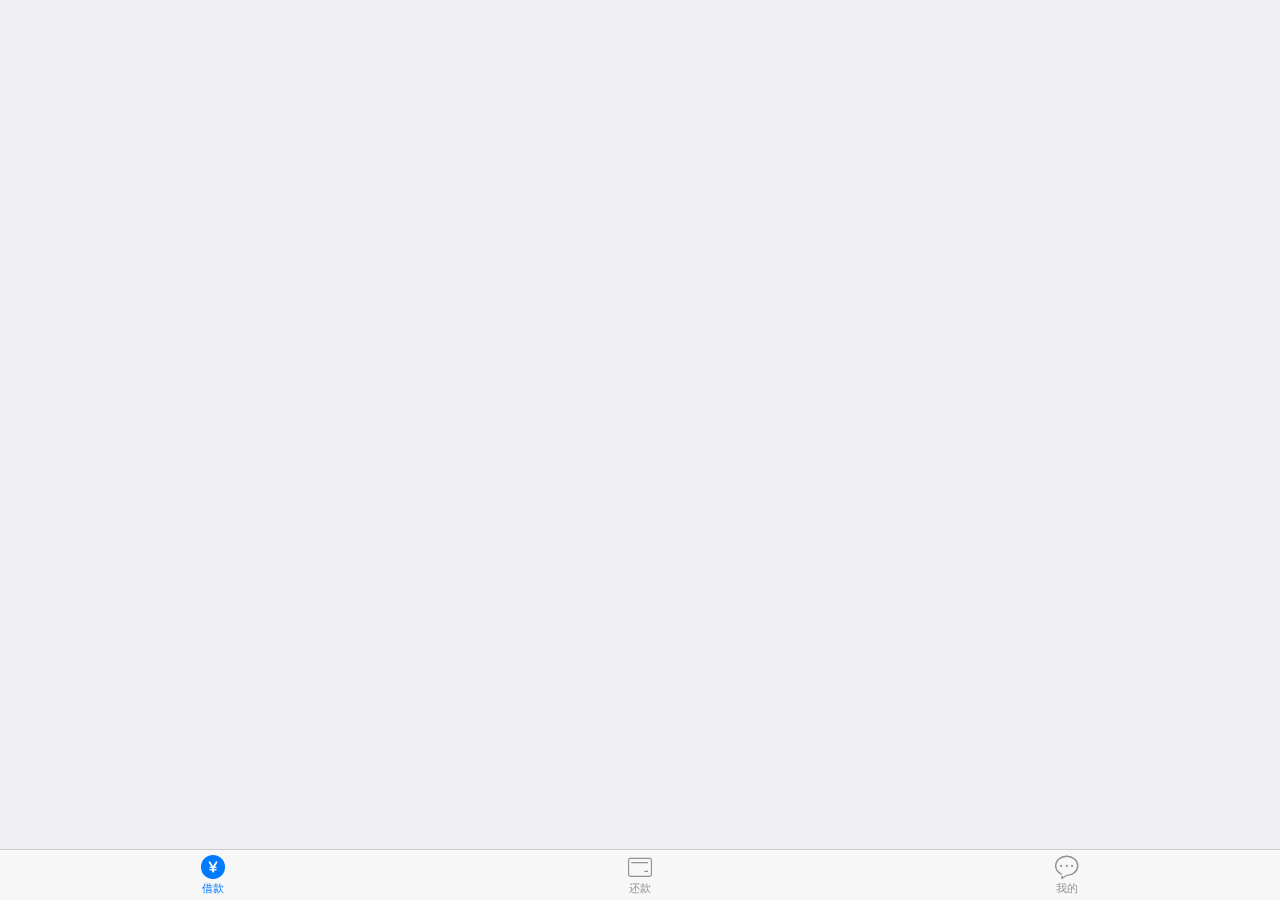
<file: index.html>
<!DOCTYPE html>
<html>
<head>
    <meta charset="utf-8">
    <meta name="viewport" content="width=device-width,initial-scale=1,minimum-scale=1,maximum-scale=1,user-scalable=no" />
    <title></title>
    <script src="js/mui.min.js"></script>
    <link href="css/mui.min.css" rel="stylesheet"/>
    <link rel="stylesheet" href="css/iconfont.css" />
    <script type="text/javascript" src="js/jquery-1.11.1.min.js" ></script>
    <script type="text/javascript" charset="utf-8">
      	mui.init();
    </script>
</head>
<body>
	<nav class="mui-bar mui-bar-tab">
	    <a class="mui-tab-item mui-active" href="html/shouye.html">
	        <span class="mui-icon iconfont icon-jiekuanjine"></span>
	        <span class="mui-tab-label shouye">借款</span>
	    </a>
	    <a class="mui-tab-item" href="html/huankuan.html">
	        <span class="mui-icon iconfont icon-huankuanfangshi"></span>
	        <span class="mui-tab-label huankuan" htmlName="html/huankuan.html">还款</span>
	    </a>
	    <a class="mui-tab-item" href="html/wode.html">
	        <span class="mui-icon iconfont icon-xiaoxi"></span>
	        <span class="mui-tab-label">我的</span>
	    </a>
	    
	</nav>
	<script type="text/javascript">
///======================================
//	底部选项卡开始
			var subpages = ['html/shouye.html', 'html/huankuan.html', 'html/wode.html'];
			var subpage_style = {
				top: '0px',
				bottom: '51px'
			};
			var aniShow = {};
			//创建子页面，首个选项卡页面显示，其它均隐藏；
			mui.plusReady(function() {
				var self = plus.webview.currentWebview();
				for(var i = 0; i < subpages.length; i++) {
					var temp = {};
					var sub = plus.webview.create(subpages[i], subpages[i], subpage_style);
					if(i > 0) {
						sub.hide();
					} else {
						temp[subpages[i]] = "true";
						mui.extend(aniShow, temp);
					}
					self.append(sub);
				}
			});
			//当前激活选项
			var activeTab = subpages[0];

			//选项卡点击事件
			mui('.mui-bar-tab').on('tap', 'a', function(e) {
				var targetTab = this.getAttribute('href');
				if(targetTab == activeTab) {
					return;
				}
				//显示目标选项卡
				//若为iOS平台或非首次显示，则直接显示
				if(mui.os.ios || aniShow[targetTab]) {
					plus.webview.show(targetTab);
				} else {
					//否则，使用fade-in动画，且保存变量
					var temp = {};
					temp[targetTab] = "true";
					mui.extend(aniShow, temp);
					plus.webview.show(targetTab, "fade-in", 300);
				}
				//隐藏当前;
				plus.webview.hide(activeTab);
				//更改当前活跃的选项卡
				activeTab = targetTab;
			});
			//自定义事件，模拟点击“首页选项卡”
			document.addEventListener('gohome', function() {
				var defaultTab = document.getElementById("defaultTab");
				//模拟首页点击
				mui.trigger(defaultTab, 'tap');
				//切换选项卡高亮
				var current = document.querySelector(".mui-bar-tab>.mui-tab-item.mui-active");
				if(defaultTab !== current) {
					current.classList.remove('mui-active');
					defaultTab.classList.add('mui-active');
				}
			});
	  
	  
//	  弹性窗口
		(function($){
      		$('.mui-scroll-wrapper').scroll({     			
			bounce:true,
			indicators:true,
	      		});
	      	})(mui);
	</script>
</body>
</html>
</file>
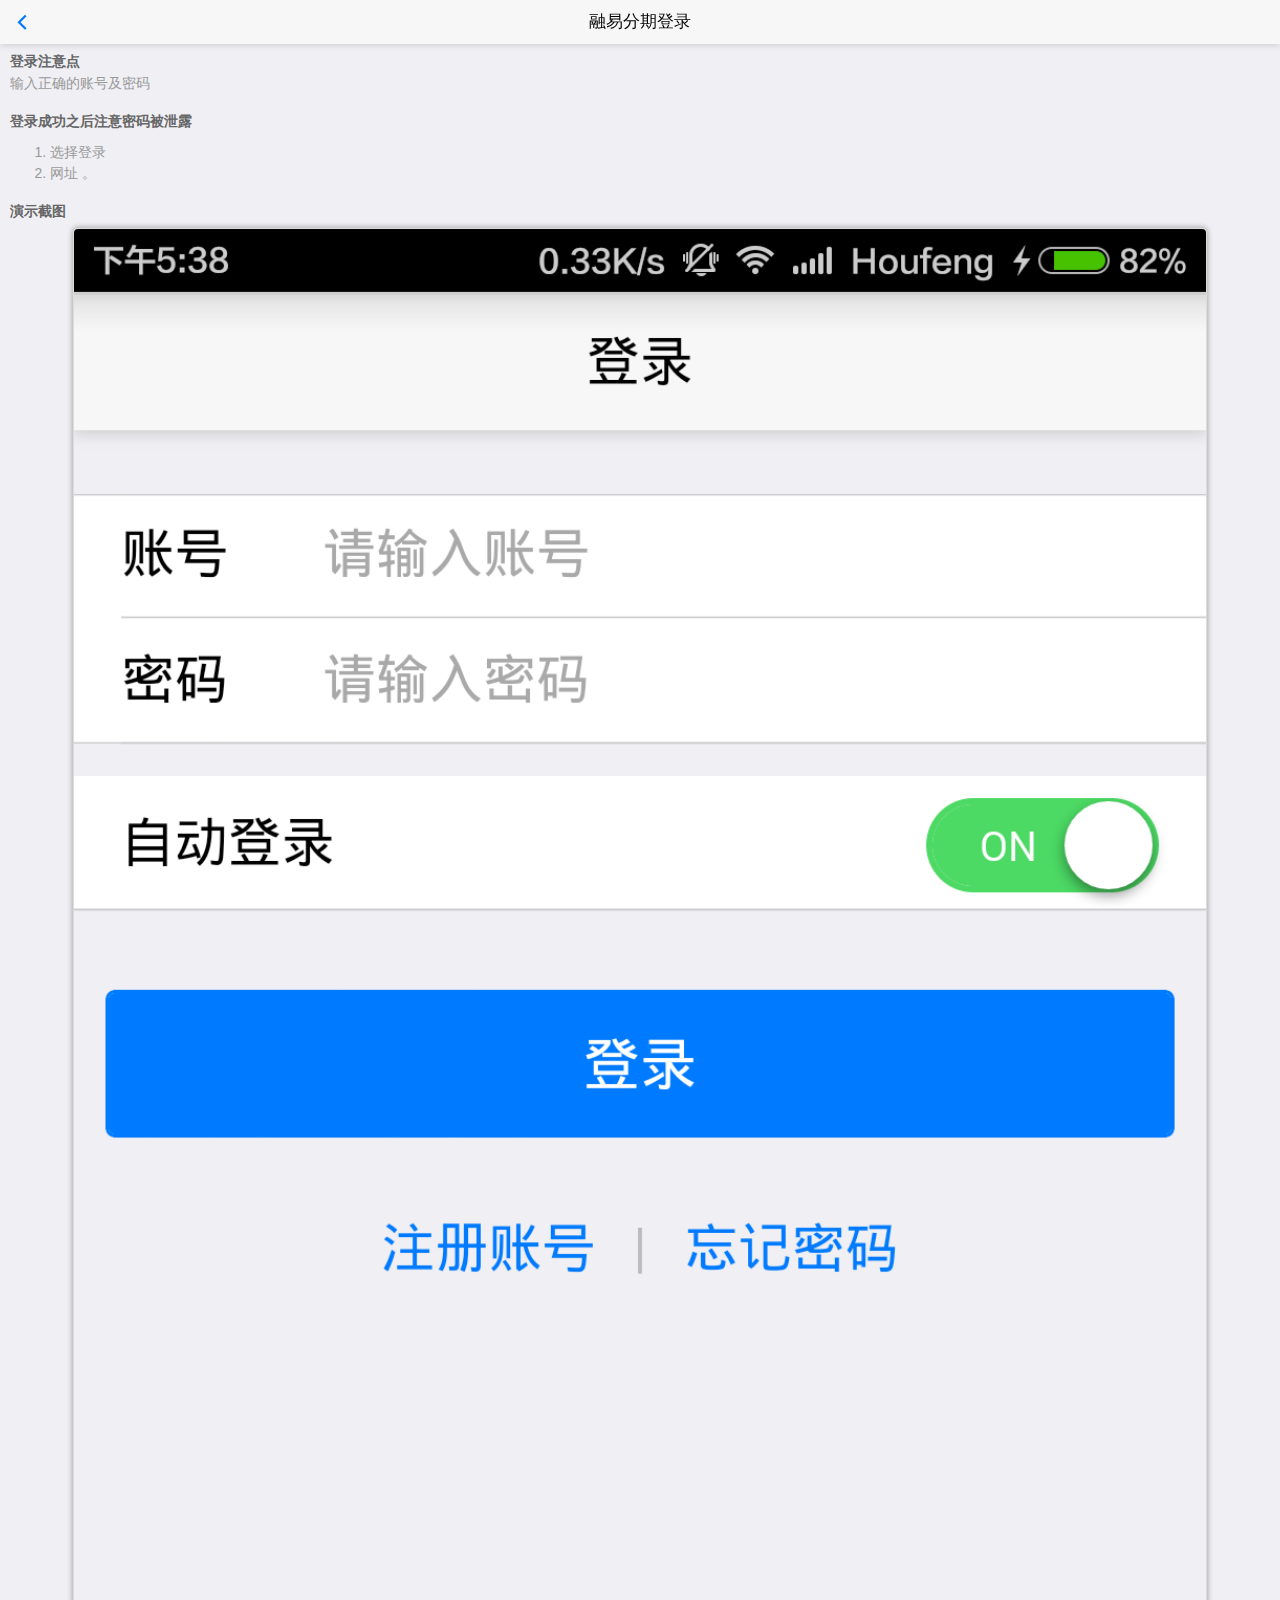
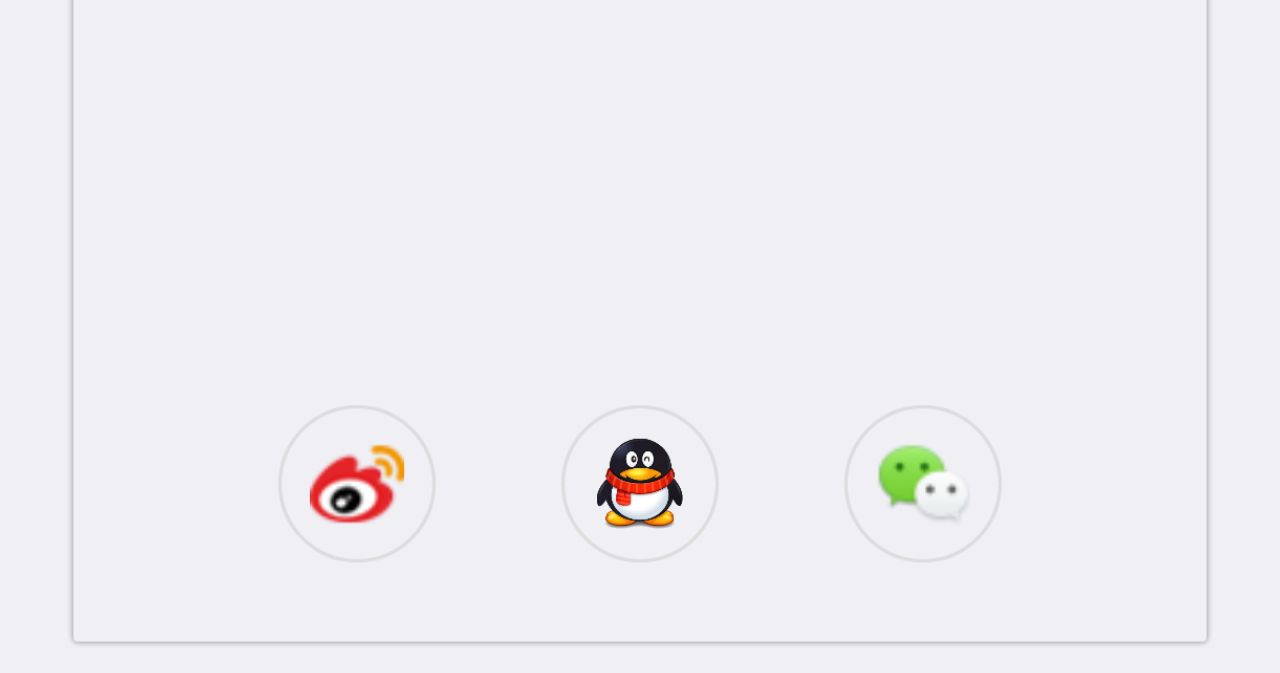
<file: html/denglu.html>
<!doctype html>
<html>

	<head>
		<meta charset="UTF-8">
		<title></title>
		<meta name="viewport" content="width=device-width,initial-scale=1,minimum-scale=1,maximum-scale=1,user-scalable=no" />
		<link href="../css/mui.min.css" rel="stylesheet" />
		<style>
			h5,
			p,
			ol,
			li {
				color: #666;
				font-size: 14px;
			}
			h5 {
				font-weight: bold;
			}
			p,
			ol {
				padding: 5px auto;
				margin-bottom: 20px;
			}
			p,
			li {
				color: #999;
			}
			img {
				width: 90%;
				border: solid 1px #ddd;
				border-radius: 5px;
				box-shadow: 0px 0px 5px 1px #aaa;
				margin: 5px auto;
			}
			
			.mui-plus header.mui-bar{
				display: none;
			}
			.mui-plus .mui-bar-nav~.mui-content{
				padding: 0;
			}
			
			/*hm开头的表示仅为 Hello MUI示例定义*/
			.hm-description{
				margin: .5em 0;
			}
			
			.hm-description>li {
				font-size: 14px;
				color: #8f8f94;
			}

		</style>
	</head>

	<body>
		<header class="mui-bar mui-bar-nav">
			<a class="mui-action-back mui-icon mui-icon-left-nav mui-pull-left"></a>
			<h1 class="mui-title">融易分期登录</h1>
		</header>
		<div class="mui-content">
			<div class="mui-content-padded">
				<h5>登录注意点</h5>
				<p>
					输入正确的账号及密码
				</p>
				<h5>登录成功之后注意密码被泄露</h5>
				<ol>
					<li>选择登录</li>
					<li>网址 <a _src='https://github.com/dcloudio/mui/tree/master/examples/login'></a> 。
					</li>
				</ol>
				<h5>演示截图</h5>
				<p style="text-align: center;">
					<img src="../img/login-1.png" />
				</p>
			</div>
		</div>
		
		<script src="../js/mui.min.js"></script>
		<script type="text/javascript" charset="utf-8">
			(function(mui, window, document, undefined) {
				mui.init();
				var qsa = function() {
					return [].slice.call(document.querySelectorAll.apply(document, arguments));
				};
				qsa("[_src]").forEach(function(item) {
					item.addEventListener('tap', function() {
						var url = this.getAttribute('_src');
						if (url) {
							plus.runtime.openURL(url);
						};
					}, false);
				});
			})(mui, window, document, undefined);
		</script>
		<script type="text/javascript">
			mui.init()
		</script>
	</body>

</html>
</file>
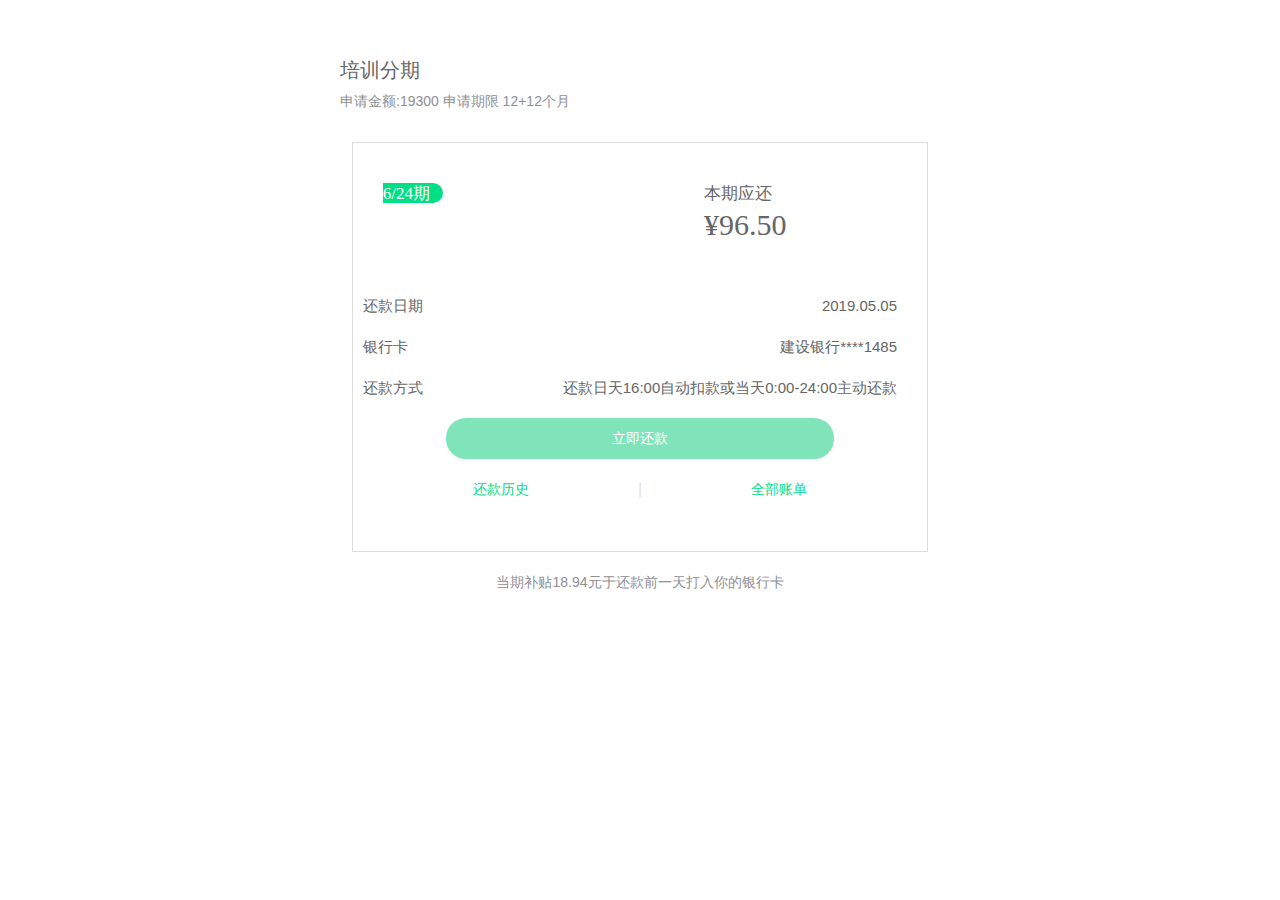
<file: html/huankuan.html>
<!doctype html>
<html>

	<head>
		<meta charset="UTF-8">
		<title></title>
		<meta name="viewport" content="width=device-width,initial-scale=1,minimum-scale=1,maximum-scale=1,user-scalable=no" />
		<link href="../css/mui.min.css" rel="stylesheet" />
		<link rel="stylesheet" href="../css/box.css" />
		<link rel="stylesheet" href="../css/iconfont.css" />
		<link rel="stylesheet" href="../css/huankuan.css" />
	</head>
	<style>
		
	</style>
	<body>
		<div class="mui-content box" style="background: #ffffff;">
			<div class="peixun">
				<p>培训分期</p>
				<p>申请金额:19300 申请期限 12+12个月</p>
			</div>
			<div class="main">
				<div class="main_top">
					<ul>
						<li>6/24期</li>
						<li>
							<ul>
								<li>本期应还</li>
								<li>¥96.50</li>
							</ul>
						</li>
					</ul>
				</div>
				<div class="main_center">
					<ul>
						<li class="main_center_main">
							<ul>
								<li>还款日期</li>
								<li>2019.05.05</li>
							</ul>
						</li>
						<li class="main_center_main">
							<ul>
								<li>银行卡</li>
								<li>建设银行****1485</li>
							</ul>
						</li>
						<li class="main_center_main">
							<ul>
								<li>还款方式</li>
								<li>还款日天16:00自动扣款或当天0:00-24:00主动还款</li>
							</ul>
						</li>
					</ul>
				</div>
				<div class="main_button">
					<p>立即还款</p>
					<ul>
						<li>还款历史</li>
						<li>|</li>
						<li id="totalcount">全部账单</li>
					</ul>
				</div>
			</div>
			<p class="button">当期补贴18.94元于还款前一天打入你的银行卡</p>
		
		</div>
		<script src="../js/mui.min.js"></script>
		<script type="text/javascript" src="../js/jquery-1.11.1.min.js" ></script>
		<!--<script type="text/javascript" src="../js/peixunfenqi.js" ></script>-->
		<script type="text/javascript">
			var totalcount = document.getElementById("totalcount");
			totalcount.addEventListener("tap",function(){
				mui.openWindow({
					url:"kuankuanzi/totalcount.html",
				})
			})
//			上移固定
				var guding =document.getElementById("guding");
				mui('guding').scroll({
					scrollY: true, //是否竖向滚动
					scrollX: false, //是否横向滚动
					startX: 0, //初始化时滚动至x
					startY: 60, //初始化时滚动至y
					indicators: true, //是否显示滚动条
					deceleration: 0.0006, //阻尼系数,系数越小滑动越灵敏
					bounce: true //是否启用回弹
				});
		</script>
	</body>

</html>
</file>
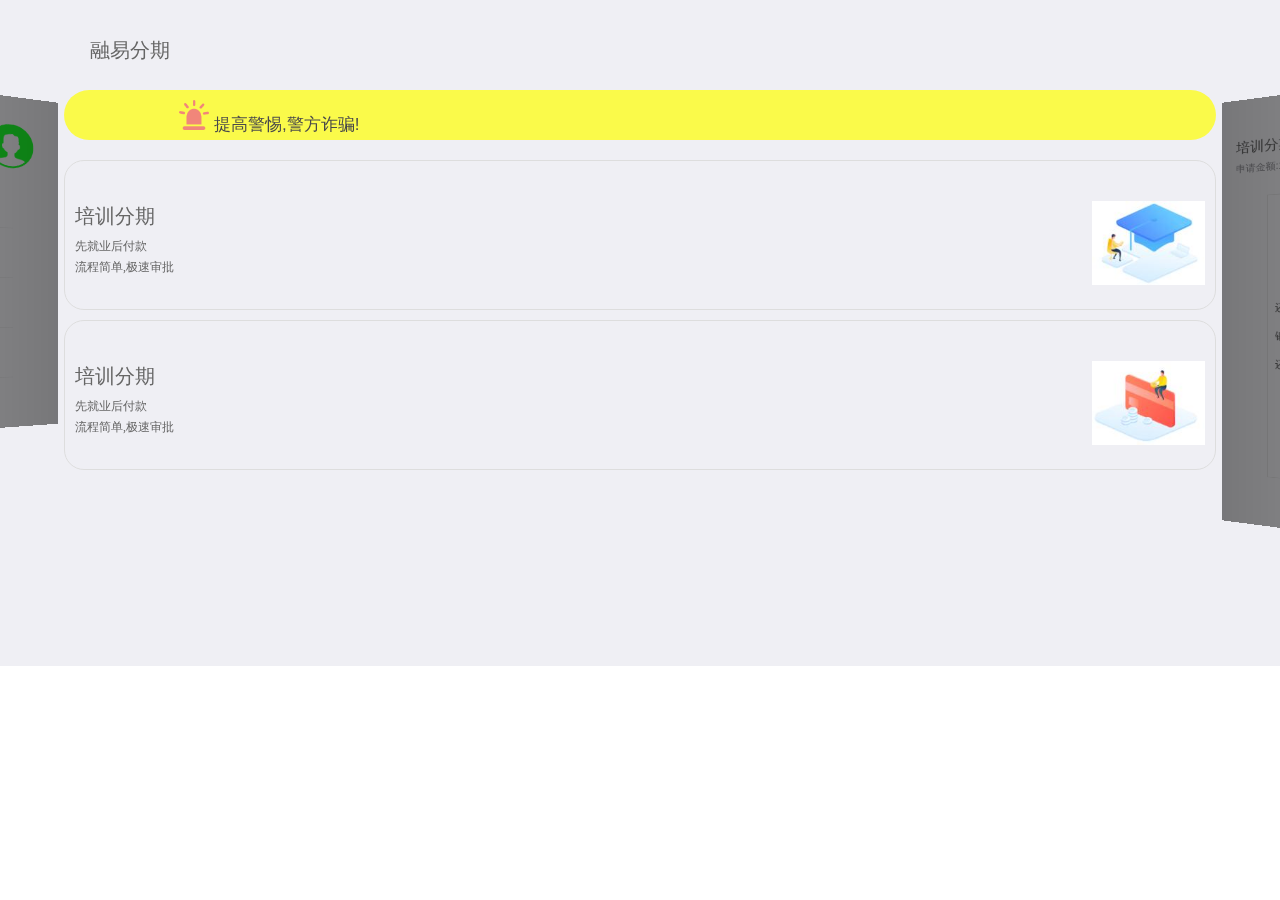
<file: html/shouye.html>
<!doctype html>
<html>

	<head>
		<meta charset="UTF-8">
		<title></title>
		<meta name="viewport" content="width=device-width,initial-scale=1,minimum-scale=1,maximum-scale=1,user-scalable=no" />
		<link href="../css/mui.min.css" rel="stylesheet" />
		<link rel="stylesheet" href="../css/iconfont.css" />
		<link rel="stylesheet" href="../css/box.css" />
		<link rel="stylesheet" href="../css/shouye.css" />
		<link rel="stylesheet" href="../css/swiper.min.css" />
		<link rel="stylesheet" href="../css/wode.css" />
		<link rel="stylesheet" href="../css/huankuan.css" />
	</head>

	<body>
		<div class="mui-content" style=" height: 666px;">
		    <div class="swiper-container">
		      <div class="swiper-wrapper">
		          <div class="swiper-slide">
		          	<!--融易分期-->
						<div class="easyfQ">
							<p>融易分期</p>
						</div>
						<!--提高警惕-->
						<div class="tigao">
							<img src="../img/iocn.png" style="width: 30px; margin-left: 10%; margin-top: 10px;"/>
							<span>提高警惕,警方诈骗!</span>
						</div>
						<!--分期-->
						<div class="fenqi">
							<ul>
								<li class="fenqi_word">
									<div>
										<dl>
											<dt id="peixunfq">培训分期</dt>
											<dd>先就业后付款</dd>
											<dd>流程简单,极速审批</dd>
										</dl>
									</div>
									<div>
										<p><img src="../img/zhou.jpg"></p>
									</div>
								</li>
								<li class="fenqi_word">
									<div>
										<dl>
											<dt>培训分期</dt>
											<dd>先就业后付款</dd>
											<dd>流程简单,极速审批</dd>
										</dl>
									</div>
									<div>
										<p><img src="../img/ka.jpg"></p>
									</div>
								</li>
							</ul>
						</div>
		          </div>
		          <div class="swiper-slide">
			          	<div class="peixun">
							<p id="guding">培训分期</p>
							<p>申请金额:19300 申请期限 12+12个月</p>
						</div>
						<div class="main">
							<div class="main_top">
								<ul>
									<li>6/24期</li>
									<li>
										<ul>
											<li>本期应还</li>
											<li>¥96.50</li>
										</ul>
									</li>
								</ul>
							</div>
							<div class="main_center">
								<ul>
									<li class="main_center_main">
										<ul>
											<li>还款日期</li>
											<li>2019.05.05</li>
										</ul>
									</li>
									<li class="main_center_main">
										<ul>
											<li>银行卡</li>
											<li>建设银行****1485</li>
										</ul>
									</li>
									<li class="main_center_main">
										<ul>
											<li>还款方式</li>
											<li>还款日天16:00自动扣款或当天0:00-24:00主动还款</li>
										</ul>
									</li>
								</ul>
							</div>
							<div class="main_button">
								<p>立即还款</p>
								<ul>
									<li>还款历史</li>
									<li>|</li>
									<li id="totalcount">全部账单</li>
								</ul>
							</div>
						</div>
						<p class="button">当期补贴18.94元于还款前一天打入你的银行卡</p>
				  </div>
		          <div class="swiper-slide">
		          	<ul class="wodeTop">
				    	<li>
				    		<ul>
				    			<li>您好</li>
				    			<li>147****2516</li>
				    		</ul>
				    	</li>
				    	<li><img src="../img/penper.png"></li>
				    </ul>
				    <div class="wodeMain">
				    	<ul>
				    		<li class="wodeMain_li">
				    			<ul>
				    				<li>实名认证<span class="yirenz">已认证</span></li>
				    				<li><span class="iconfont icon-shimingrenzheng"></span></li>
				    			</ul>
				    		</li>
				    		<li style="width: 90%; margin: 0 auto; height: 1px; background: #DDDDDD; opacity: 0.5;"></li>
				    		<li class="wodeMain_li">
				    			<ul>
				    				<li>我的订单</li>
				    				<li><span class="iconfont icon-wodedingdan"></span></li>
				    			</ul>
				    		</li>
				    		<li style="width: 90%; margin: 0 auto; height: 1px; background: #DDDDDD; opacity: 0.5;"></li>
				    		<li class="wodeMain_li">
				    			<ul>
				    				<li>我的银行卡</li>
				    				<li><span class="iconfont icon-yinhangqia"></span></li>
				    			</ul>
				    		</li>
				    		<li style="width: 90%; margin: 0 auto; height: 1px; background: #DDDDDD; opacity: 0.5;"></li>
				    		<li class="wodeMain_li">
				    			<ul>
				    				<li id="help">帮助与客服</li>
				    				<li><span class="iconfont icon-xiaoxi"></span></li>
				    			</ul>
				    		</li>
				    		<li style="width: 90%; margin: 0 auto; height: 1px; background: #DDDDDD; opacity: 0.5;"></li>
				    		<li class="wodeMain_li">
				    			<ul>
				    				<li>设置</li>
				    				<li><span class="iconfont icon-shezhi"></span></li>
				    			</ul>
				    		</li>
				    		<li style="width: 90%; margin: 0 auto; height: 1px; background: #DDDDDD; opacity: 0.5;"></li>
				    	</ul>
				    </div>
				 </div>
			  </div>
  			</div>
		</div>
		<!--js部分-->
		<script src="../js/mui.min.js"></script>
		<script type="text/javascript" src="../js/swiper.min.js" ></script>
		<script type="text/javascript" src="../js/peixunfenqi.js" ></script>
		<script type="text/javascript">
//			弹性窗口
//		(function($){
//    		$('.mui-scroll-wrapper').scroll({     			
//			bounce:true,
//			indicators:true,
//	      		});
//	      	})(mui);
//		点击我的页帮助与客服
			var help = document.getElementById("help");
			help.addEventListener("tap",function(){
				mui.openWindow({
					url:"wodezi/helpyukefu.html",
				})
			})
//			循环
			 var swiper = new Swiper('.swiper-container', {
	       loop: true,
	      	effect:"coverflow"
	   });
//	      	刷新
			mui.init({
				pullRefresh:{
				container:"#refreshContainer",
				down:{
					contentdown:"下拉可以刷新",
					contentover:"释放可以刷新",
					contentrefresh:"正在刷新",
			     	contentrefresh: '刷新成功',
			      	callback :pulldownRefresh 
					},
				}
			})
				function pulldownRefresh() {
       			 setTimeout(function () {
	            mui('#refreshContainer').pullRefresh().endPulldownToRefresh(); //refresh completed
			        }, 1500);
			    }
									
		</script>
		
	</body>

</html>
</file>
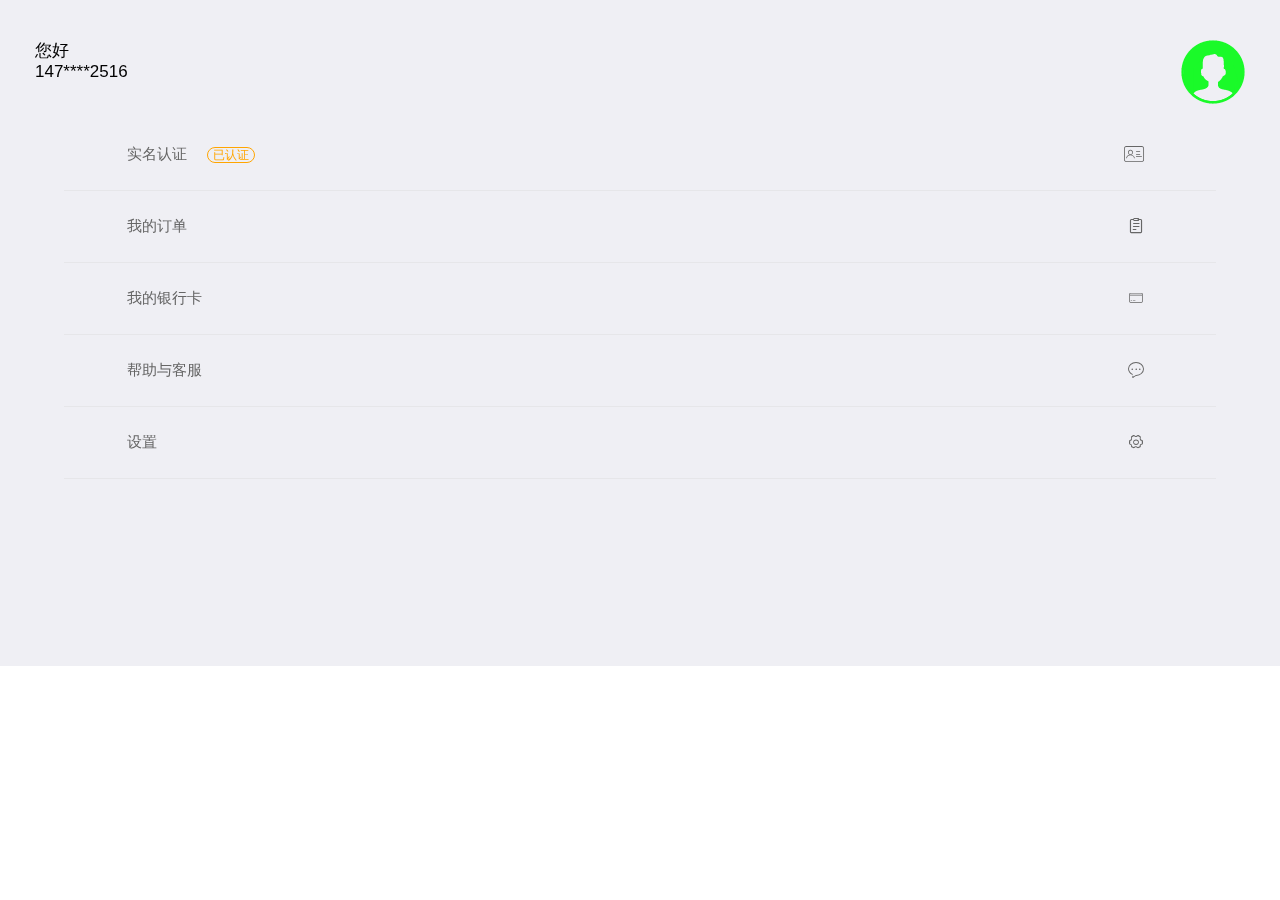
<file: html/wode.html>
<!doctype html>
<html>

	<head>
		<meta charset="UTF-8">
		<title></title>
		<meta name="viewport" content="width=device-width,initial-scale=1,minimum-scale=1,maximum-scale=1,user-scalable=no" />
		<link href="../css/mui.min.css" rel="stylesheet" />
		<link rel="stylesheet" href="../css/box.css" />
		<link rel="stylesheet" href="../css/iconfont.css" />
		<link rel="stylesheet" href="../css/wode.css" />
		<link rel="stylesheet" href="../css/swiper.min.css" />
		<link rel="stylesheet" href="../css/huankuan.css" />
		<link rel="stylesheet" href="../css/shouye.css" />
	</head>
	
	<body>
		<div class="mui-content" style=" height: 100%;">
		    <div class="swiper-container" style="height: 666px;">
		      <div class="swiper-wrapper">
		      	<div class="swiper-slide">
			          	<ul class="wodeTop">
					    	<li>
					    		<ul>
					    			<li>您好</li>
					    			<li>147****2516</li>
					    		</ul>
					    	</li>
					    	<li><img src="../img/penper.png"></li>
					    </ul>
					    <div class="wodeMain">
					    	<ul>
					    		<li class="wodeMain_li">
					    			<ul>
					    				<li>实名认证<span class="yirenz">已认证</span></li>
					    				<li><span class="iconfont icon-shimingrenzheng"></span></li>
					    			</ul>
					    		</li>
					    		<li style="width: 90%; margin: 0 auto; height: 1px; background: #DDDDDD; opacity: 0.5;"></li>
					    		<li class="wodeMain_li">
					    			<ul>
					    				<li>我的订单</li>
					    				<li><span class="iconfont icon-wodedingdan"></span></li>
					    			</ul>
					    		</li>
					    		<li style="width: 90%; margin: 0 auto; height: 1px; background: #DDDDDD; opacity: 0.5;"></li>
					    		<li class="wodeMain_li">
					    			<ul>
					    				<li>我的银行卡</li>
					    				<li><span class="iconfont icon-yinhangqia"></span></li>
					    			</ul>
					    		</li>
					    		<li style="width: 90%; margin: 0 auto; height: 1px; background: #DDDDDD; opacity: 0.5;"></li>
					    		<li class="wodeMain_li">
					    			<ul>
					    				<li id="help">帮助与客服</li>
					    				<li><span class="iconfont icon-xiaoxi"></span></li>
					    			</ul>
					    		</li>
					    		<li style="width: 90%; margin: 0 auto; height: 1px; background: #DDDDDD; opacity: 0.5;"></li>
					    		<li class="wodeMain_li">
					    			<ul>
					    				<li>设置</li>
					    				<li><span class="iconfont icon-shezhi"></span></li>
					    			</ul>
					    		</li>
					    		<li style="width: 90%; margin: 0 auto; height: 1px; background: #DDDDDD; opacity: 0.5;"></li>
					    	</ul>
				   		 </div>
					</div>
		          <div class="swiper-slide">
		          	<!--融易分期-->
						<div class="easyfQ">
							<p>融易分期</p>
						</div>
						<!--提高警惕-->
						<div class="tigao">
							<img src="../img/iocn.png" style="width: 30px; margin-left: 10%; margin-top: 10px;"/>
							<span>提高警惕,警方诈骗!</span>
						</div>
						<!--分期-->
						<div class="fenqi">
							<ul>
								<li class="fenqi_word">
									<div>
										<dl>
											<dt id="peixunfq">培训分期</dt>
											<dd>先就业后付款</dd>
											<dd>流程简单,极速审批</dd>
										</dl>
									</div>
									<div>
										<p><img src="../img/zhou.jpg"></p>
									</div>
								</li>
								<li class="fenqi_word">
									<div>
										<dl>
											<dt>培训分期</dt>
											<dd>先就业后付款</dd>
											<dd>流程简单,极速审批</dd>
										</dl>
									</div>
									<div>
										<p><img src="../img/ka.jpg"></p>
									</div>
								</li>
							</ul>
						</div>
		          </div>
		          <div class="swiper-slide">
			          	<div class="peixun">
							<p id="guding">培训分期</p>
							<p>申请金额:19300 申请期限 12+12个月</p>
						</div>
						<div class="main">
							<div class="main_top">
								<ul>
									<li>6/24期</li>
									<li>
										<ul>
											<li>本期应还</li>
											<li>¥96.50</li>
										</ul>
									</li>
								</ul>
							</div>
							<div class="main_center">
								<ul>
									<li class="main_center_main">
										<ul>
											<li>还款日期</li>
											<li>2019.05.05</li>
										</ul>
									</li>
									<li class="main_center_main">
										<ul>
											<li>银行卡</li>
											<li>建设银行****1485</li>
										</ul>
									</li>
									<li class="main_center_main">
										<ul>
											<li>还款方式</li>
											<li>还款日天16:00自动扣款或当天0:00-24:00主动还款</li>
										</ul>
									</li>
								</ul>
							</div>
							<div class="main_button">
								<p>立即还款</p>
								<ul>
									<li>还款历史</li>
									<li>|</li>
									<li id="totalcount">全部账单</li>
								</ul>
							</div>
						</div>
						<p class="button">当期补贴18.94元于还款前一天打入你的银行卡</p>
				  </div>
			  </div>
  			</div>
		</div>
		<script src="../js/mui.min.js"></script>
		<script type="text/javascript" src="../js/swiper.min.js" ></script>
		<script type="text/javascript" src="../js/peixunfenqi.js" ></script>
		<script type="text/javascript">
//			滑动
				var swiper = new Swiper('.swiper-container', {
		    	 direction: 'vertical',
		      	 loop: true,
		      	effect:"coverflow"
		    });
//			点击我的页帮助与客服跳转
			var help = document.getElementById("help");
			help.addEventListener("tap",function(){
				mui.openWindow({
					url:"wodezi/helpyukefu.html",
				})
			})
//			全部账单
			var totalcount = document.getElementById("totalcount");
			totalcount.addEventListener("tap",function(){
				mui.openWindow({
					url:"kuankuanzi/totalcount.html",
				})
			})
		</script>
	</body>

</html>
</file>
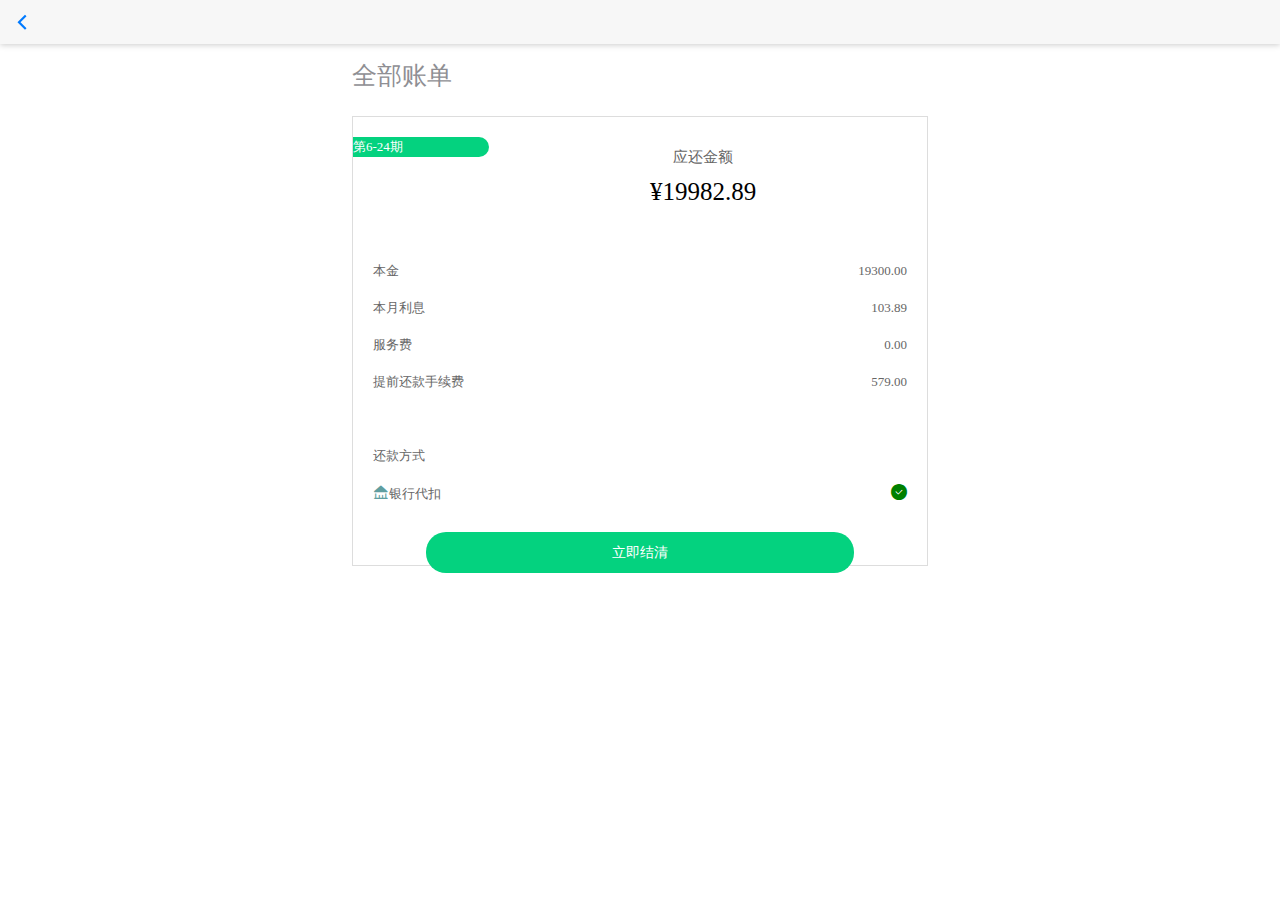
<file: html/kuankuanzi/tiqianjq.html>
<!doctype html>
<html>

	<head>
		<meta charset="UTF-8">
		<title></title>
		<meta name="viewport" content="width=device-width,initial-scale=1,minimum-scale=1,maximum-scale=1,user-scalable=no" />
		<link href="../../css/mui.min.css" rel="stylesheet" />
		<link rel="stylesheet" href="../../css/box.css" />
		<link rel="stylesheet" href="../../css/iconfont.css" />
		<link rel="stylesheet" href="../../css/tiqianjq.css" /> />
	</head>

	<body>
		<header class="mui-bar mui-bar-nav">
		    <a class="mui-action-back mui-icon mui-icon-left-nav mui-pull-left"></a>
		    <h1 class="mui-title"></h1>
		</header>
		<div class="mui-content box" style="background: #FFFFFF;">
		    <p class="count">全部账单</p>
		    <div class="main">
		    	<ul class="main_top">
		    		<li>第6-24期</li>
		    		<li><p>应还金额</p><p>¥19982.89</p></li>
		    	</ul>
		    	<ul class="main_benjin">
		    		<li class="main_topLi first">
		    			<ul>
		    				<li>本金</li>
		    				<li>19300.00</li>
		    			</ul>
		    		</li>
		    		<li class="main_topLi">
		    			<ul>
		    				<li>本月利息</li>
		    				<li>103.89</li>
		    			</ul>
		    		</li>
		    		<li class="main_topLi">
		    			<ul>
		    				<li>服务费</li>
		    				<li>0.00</li>
		    			</ul>
		    		</li>
		    		<li class="main_topLi">
		    			<ul>
		    				<li>提前还款手续费</li>
		    				<li>579.00</li>
		    			</ul>
		    		</li>
		    		<li class="main_topLi">
		    			<ul class="baise">
		    				<li>111</li>
		    				<li>11</li>
		    			</ul>
		    		</li>
		    		<li class="main_topLi">
		    			<ul>
		    				<li>还款方式</li>
		    				<li></li>
		    			</ul>
		    		</li>
		    		<li class="main_topLi">
		    			<ul>
		    				<li><span class="iconfont icon-yinhang" style="color: cadetblue;"></span>银行代扣</li>
		    				<li><span class="iconfont icon-gou" style="color: green"></span></li>
		    			</ul>
		    		</li>
		    	</ul>
		    	<p class="button">立即结清</p>
		    </div>
		</div>
		<script src="../../js/mui.min.js"></script>
		<script type="text/javascript">
			mui.init()
		</script>
	</body>

</html>
</file>
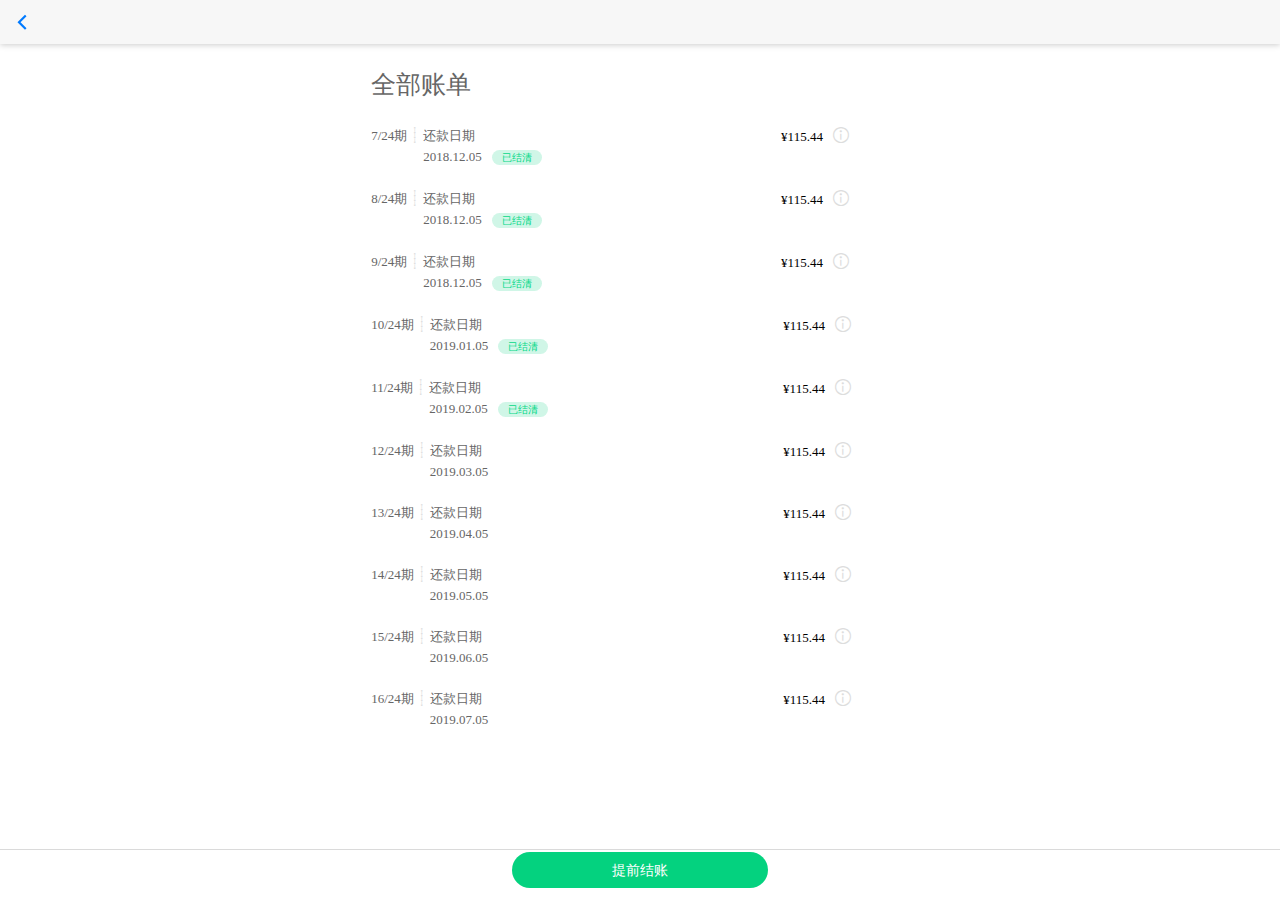
<file: html/kuankuanzi/totalcount.html>
<!doctype html>
<html>

	<head>
		<meta charset="UTF-8">
		<title></title>
		<meta name="viewport" content="width=device-width,initial-scale=1,minimum-scale=1,maximum-scale=1,user-scalable=no" />
		<link href="../../css/mui.min.css" rel="stylesheet" />
		<link rel="stylesheet" href="../../css/box.css" />
		<link rel="stylesheet" href="../../css/iconfont.css" />
		<link rel="stylesheet" href="../../css/totalcount.css" />
	</head>

	<body>
		<header class="mui-bar mui-bar-nav">
		    <a class="mui-action-back mui-icon mui-icon-left-nav mui-pull-left"></a>
		    <h1 class="mui-title"></h1>
		</header>
		<div class="mui-content box" style="background: #FFFFFF;">
			<p class="count">全部账单</p>
			<div class="main">
				<ul>
					<li class="mainLi">
						<ul>
							<li>7/24期</li>
							<li><span class="iconfont icon-jindutiao- teshu"></span></li>
							<li>还款日期<br>2018.12.05<span class="already">已结清</span></li>
							<li>¥115.44<span class="iconfont icon-gantanhao jianju"></span></li>
						</ul>
					</li>
					<li class="mainLi">
						<ul>
							<li>8/24期</li>
							<li><span class="iconfont icon-jindutiao- teshu"></span></li>
							<li>还款日期<br>2018.12.05<span class="already">已结清</span></li>
							<li>¥115.44<span class="iconfont icon-gantanhao jianju"></span></li>
						</ul>
					</li>
					<li class="mainLi">
						<ul>
							<li>9/24期</li>
							<li><span class="iconfont icon-jindutiao- teshu"></span></li>
							<li>还款日期<br>2018.12.05<span class="already">已结清</span></li>
							<li>¥115.44<span class="iconfont icon-gantanhao jianju"></span></li>
						</ul>
					</li>
					<li class="mainLi">
						<ul>
							<li>10/24期</li>
							<li><span class="iconfont icon-jindutiao- teshu"></span></li>
							<li>还款日期<br>2019.01.05<span class="already">已结清</span></li>
							<li>¥115.44<span class="iconfont icon-gantanhao jianju"></span></li>
						</ul>
					</li>
					<li class="mainLi">
						<ul>
							<li>11/24期</li>
							<li><span class="iconfont icon-jindutiao- teshu"></span></li>
							<li>还款日期<br>2019.02.05<span class="already">已结清</span></li>
							<li>¥115.44<span class="iconfont icon-gantanhao jianju"></span></li>
						</ul>
					</li>
					<li class="mainLi">
						<ul>
							<li>12/24期</li>
							<li><span class="iconfont icon-jindutiao- teshu"></span></li>
							<li>还款日期<br>2019.03.05</li>
							<li>¥115.44<span class="iconfont icon-gantanhao jianju"></span></li>
						</ul>
					</li>
					<li class="mainLi">
						<ul>
							<li>13/24期</li>
							<li><span class="iconfont icon-jindutiao- teshu"></span></li>
							<li>还款日期<br>2019.04.05</li>
							<li>¥115.44<span class="iconfont icon-gantanhao jianju"></span></li>
						</ul>
					</li>
					<li class="mainLi">
						<ul>
							<li>14/24期</li>
							<li><span class="iconfont icon-jindutiao- teshu"></span></li>
							<li>还款日期<br>2019.05.05</li>
							<li>¥115.44<span class="iconfont icon-gantanhao jianju"></span></li>
						</ul>
					</li>
					<li class="mainLi">
						<ul>
							<li>15/24期</li>
							<li><span class="iconfont icon-jindutiao- teshu"></span></li>
							<li>还款日期<br>2019.06.05</li>
							<li>¥115.44<span class="iconfont icon-gantanhao jianju"></span></li>
						</ul>
					</li>
					<li class="mainLi">
						<ul>
							<li>16/24期</li>
							<li><span class="iconfont icon-jindutiao- teshu"></span></li>
							<li>还款日期<br>2019.07.05</li>
							<li>¥115.44<span class="iconfont icon-gantanhao jianju"></span></li>
						</ul>
					</li>
				</ul>
			</div>
		    <!--内容结束-->
		</div>
		<nav class="mui-bar mui-bar-tab" style="background: #FFFFFF;">
		    <a class="mui-tab-item mui-active" href="tiqianjq.html">
		       
		        <p class="mui-tab-label" id="tiqianjq"> <span style="background: #04d27f; border-radius: 20px; padding: 10px 100px; color: white;">提前结账</span></p>
		       
		    </a>
		   
		</nav>
		<script src="../../js/mui.min.js"></script>
		<script type="text/javascript" src="../../js/peixunfenqi.js" ></script>
		<script type="text/javascript">
			(function($){
      		$('.mui-scroll-wrapper').scroll({     			
      			bounce:true,
      			indicators:true,
      		});
      	})(mui);
      	
      	var tiqianjq = document.getElementById("tiqianjq");
      	tiqianjq.addEventListener("tap",function(){
      		mui.openWindow({
      			url:"tiqianjq.html",
      		})
      	})
		</script>
	</body>

</html>
</file>
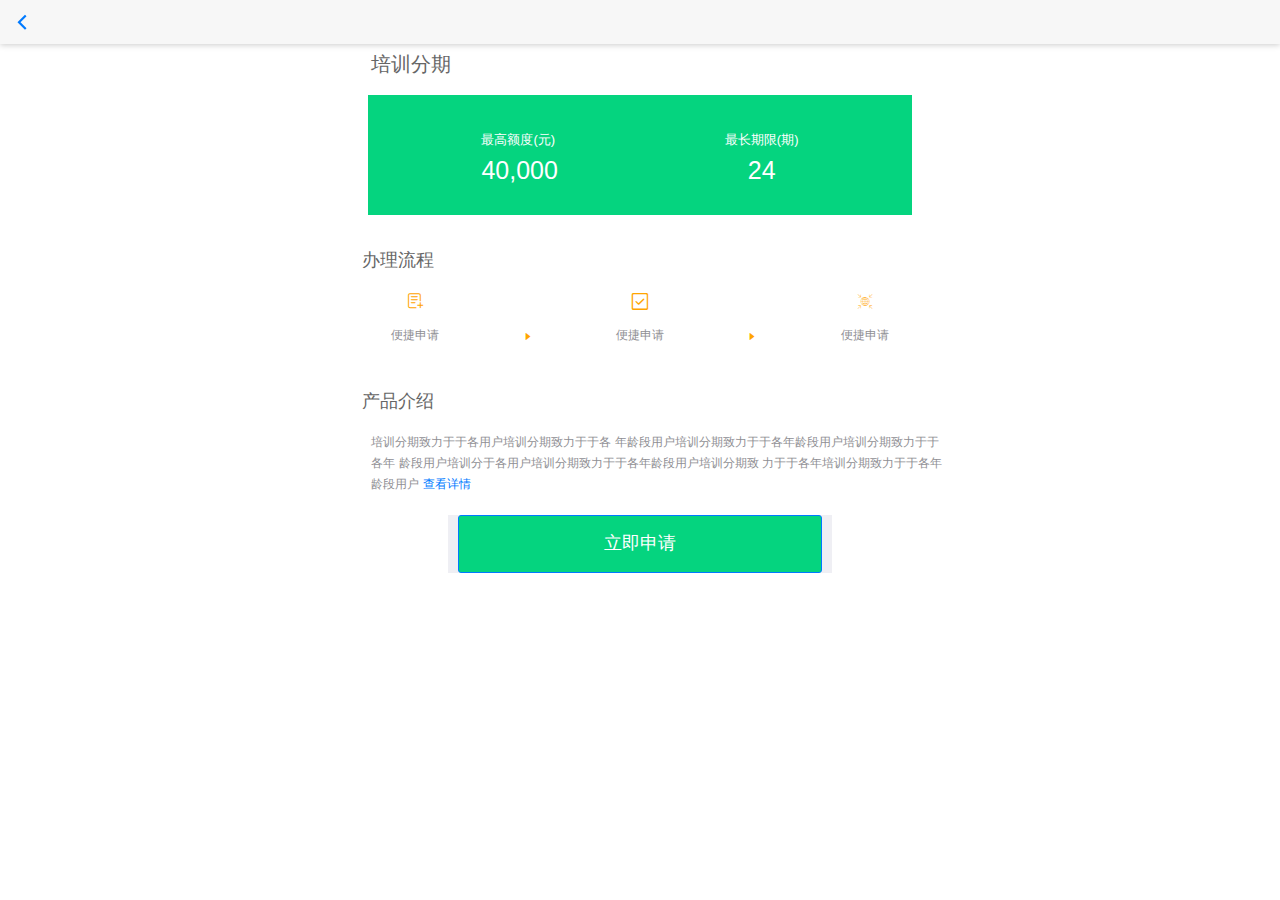
<file: html/shouyezi/feiqi.html>
<!doctype html>
<html>

	<head>
		<meta charset="UTF-8">
		<title></title>
		<meta name="viewport" content="width=device-width,initial-scale=1,minimum-scale=1,maximum-scale=1,user-scalable=no" />
		<link href="../../css/mui.min.css" rel="stylesheet" />
		<link rel="stylesheet" href="../../css/fenqi.css" />
		<link rel="stylesheet" href="../../css/box.css" />
		<link rel="stylesheet" href="../../css/iconfont.css" />
	</head>

	<body>
		<header class="mui-bar mui-bar-nav">
		    <a class="mui-action-back mui-icon mui-icon-left-nav mui-pull-left"></a>
		    <h1 class="mui-title"></h1>
		</header>
		<div class="mui-content box" style="background: #ffffff;">
			<p class="fenqizi">培训分期</p>
			<div class="jine">
				<ul>
					<li>最高额度(元)</li>
					<li>40,000</li>
				</ul>
				<ul>
					<li>最长期限(期)</li>
					<li>24</li>
				</ul>
			</div>
			<p class="banli">办理流程</p>
			<div class="bianjie">
				<ul>
					<li>
						<p><span class="iconfont icon-shenqing"></span></p>
						<p>便捷申请</p>
					</li>
					<li class="tubiao"><span class="iconfont icon-sanjiaoxing1"></span></li>
					<li>
						<p><span class="iconfont icon-zhengque"></p>
						<p>便捷申请</p>
					</li>
					<li class="tubiao"><span class="iconfont icon-sanjiaoxing1"></span></li>
					<li>
						<p><span class="iconfont icon-youzhixianshangziyuan"></p>
						<p>便捷申请</p>
					</li>
					
				</ul>
			</div>
			<p class="banli">产品介绍</p>
			<p class="fenqiziword">
				培训分期致力于于各用户培训分期致力于于各
				年龄段用户培训分期致力于于各年龄段用户培训分期致力于于各年
				龄段用户培训分于各用户培训分期致力于于各年龄段用户培训分期致
				力于于各年培训分期致力于于各年龄段用户
				<span><a href="#">查看详情</a></span>
			</p>
			<div class="button">
				<div class="mui-content">
					<div class="mui-content-padded">
						<p>
							<a href="#middlePopover" class="mui-btn mui-btn-primary mui-btn-block mui-btn-outlined" style="background: #05d47f;color:#fff">立即申请</a>
						</p>
					</div>
				</div>
			</div>
			<!--右上角弹出菜单-->
			<div id="middlePopover" class="mui-popover" style="height: 150px; width: 300px;">
				<div class="mui-popover-arrow"></div>
				<div class="mui-scroll-wrapper">
					<div class="mui-scroll">
						<ul class="mui-table-view">
							<li class="mui-table-view-cell"><a href="#">
								<ul>
									<li style="text-align: center; line-height: 50px">提示</li>
									<li style="font-size: 13px; text-align: center;">您已有该商品在带订单,<br>请移步至我的-我的订单中查看</li>
									<li style="text-align: center; line-height: 50px;">确定</li>
								</ul>
							</a>
							</li>
							
						</ul>
					</div>
				</div>
			</div>
			<!--结束部分-->
		</div>
		<script src="../../js/mui.min.js"></script>
		<script type="text/javascript">
			mui.init()
		</script>
	</body>

</html>
</file>
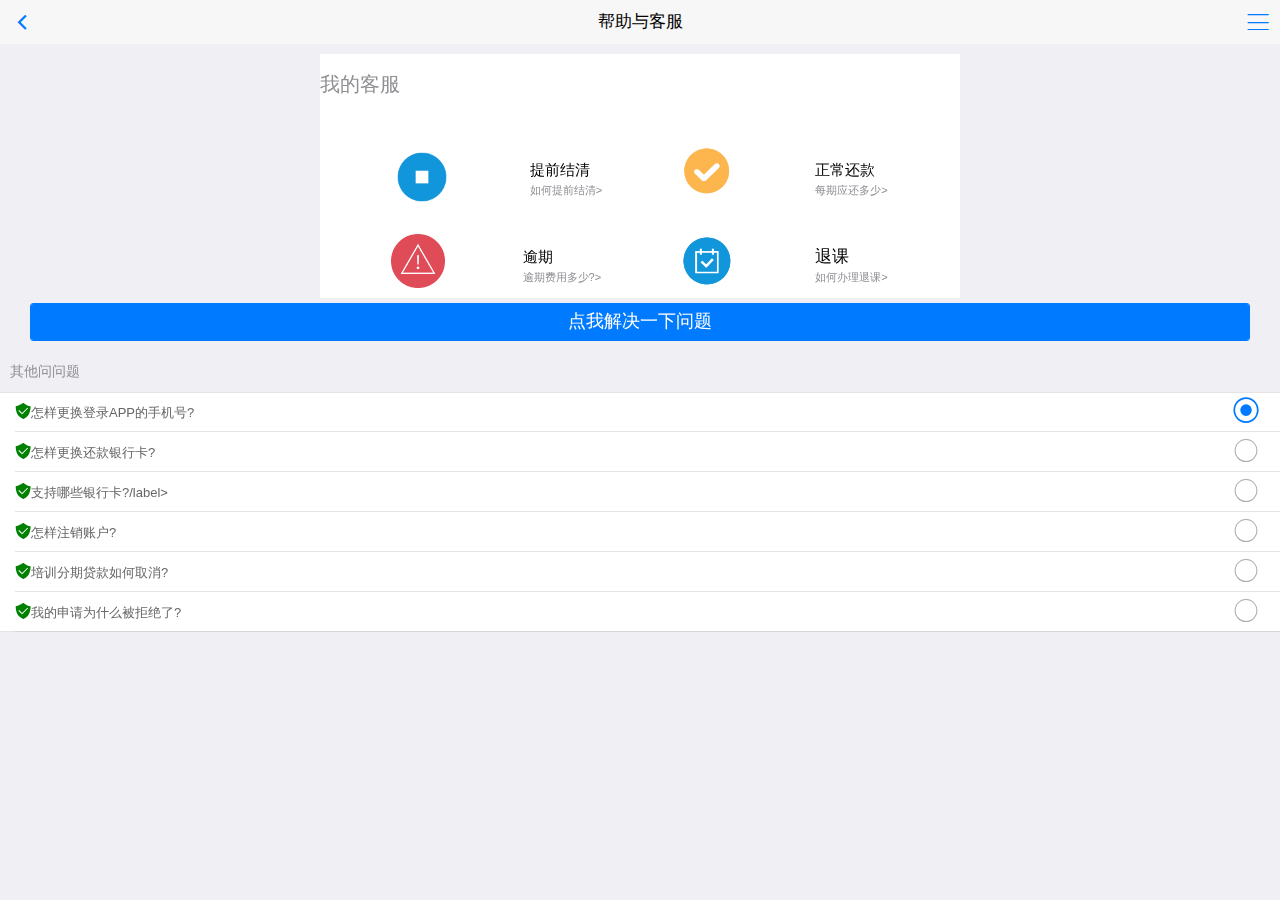
<file: html/wodezi/helpyukefu.html>
<!doctype html>
<html>

	<head>
		<meta charset="UTF-8">
		<title></title>
		<meta name="viewport" content="width=device-width,initial-scale=1,minimum-scale=1,maximum-scale=1,user-scalable=no" />
		<link href="../../css/mui.min.css" rel="stylesheet" />
		<link rel="stylesheet" href="../../css/box.css" />
		<link rel="stylesheet" href="../../css/iconfont.css" />
		<link rel="stylesheet" href="../../css/helpyukefu.css" />
	</head>

	<body>
		<!--侧滑菜单容器-->
		<div id="offCanvasWrapper" class="mui-off-canvas-wrap mui-draggable">
			<!--菜单部分-->
			<aside id="offCanvasSide" class="mui-off-canvas-right" style="background: white;">
				<div id="offCanvasSideScroll" class="mui-scroll-wrapper">
					<div class="mui-scroll">
						<div class="content">
							<div class="mui-content box" style="background: #FFFFFF;">
							    <p class="mykefu">我的客服</p>
							  	   	<div class="mykefu_button">
							    	<ul style="width: 80%;  margin-left: -1%;">
							    		<li class="mykefu_buttonLi">
							    			<ul>
							    				<li><img src="../../img/01.png" style="width: 54px;"></li>
							    				<li style="margin-top: 14px;">
							    					<p style="font-size: 15px; color: black;">提前结清</p>
							    					<p style="margin-top: -10px; font-size: 10px;">如何提前结清</p>
							    				</li>
							    			</ul>
							    		</li>
							    		<li class="mykefu_buttonLi">
							    			<ul>
							    				<li><img src="../../img/03.png" style="width: 44px; margin-top: 8px;"></li>
							    				<li style="margin-top: 14px;">
							    					<p style="font-size: 15px; color: black;">正常还款</p>
							    					<p style="margin-top: -10px; font-size: 11px;">每期应还多少</p>
							    				</li>
							    			</ul>
							    		</li>
							    		<li class="mykefu_buttonLi">
							    			<ul>
							    				<li><img src="../../img/02.png" style="width: 40px; margin-top: 8px;"></li>
							    				<li style="margin-top: 12px;">
							    					<p style="font-size: 15px; color: black;">逾期</p>
							    					<p style="margin-top: -10px; font-size: 11px;">逾期费用多少?</p>
							    				</li>
							    			</ul>
							    		</li>
							    		<li class="mykefu_buttonLi">
							    			<ul>
							    				<li><img src="../../img/04.png" style="width: 44px; margin-top: 8px;"></li>
							    				<li style="margin-top: 12px; color: black;">退课</p>
							    					<p style="margin-top: -10px; font-size: 11px;">如何办理退课</p>
							    				</li>
							    			</ul>
							    		</li>
							    	</ul>
							    </div>
							</div>
							<p style="margin: 10px 15px;">
								<button id="offCanvasHide" type="button" class="mui-btn mui-btn-danger mui-btn-block" style="padding: 5px 20px;">点击关闭回答</button>
							</p>

						</div>
						<ul class="mui-table-view mui-table-view-chevron mui-table-view-inverted" style="background: white; color:#666666; font-family: 微软雅黑; font-size: 13px;">
							<li class="mui-table-view-cell"> 
								<a class="mui-navigate-right">
									方式1:可以登录容易app	方式1:可以登录容易app	方式1:可以登录容易app
								</a>
							</li>
							<li class="mui-table-view-cell">
								<a class="mui-navigate-right">
									方式2:你好 可在我的银行卡可在我的银行卡
									
								</a>
							</li>
							<li class="mui-table-view-cell">
								<a class="mui-navigate-right">
									方式3:你好 建议你查询可在我的银行卡
									
								</a>
							</li>
							<li class="mui-table-view-cell">
								<a class="mui-navigate-right">
									方式4:到银行去取消可在我的银行卡
									
								</a>
							</li>
							<li class="mui-table-view-cell">
								<a class="mui-navigate-right">
									方式5:拒绝就不管了,这个我们也没有办法可在我的银行卡
								</a>
							</li>
							<li class="mui-table-view-cell">
								<a class="mui-navigate-right">
								方式6:更多问题请前来咨询我们可在我的银行卡
									
								</a>
							</li>

						</ul>
					</div>
				</div>
			</aside>
			<div class="mui-inner-wrap">
				<header class="mui-bar mui-bar-nav">
					<a class="mui-action-back mui-icon mui-icon-back mui-pull-left"></a>
					<a id="offCanvasBtn" href="#offCanvasSide" class="mui-icon mui-action-menu mui-icon-bars mui-pull-right"></a>
					<h1 class="mui-title">帮助与客服</h1>
				</header>
				<!--主页部分-->
				<div id="offCanvasContentScroll" class="mui-content mui-scroll-wrapper">
					<div class="mui-scroll">
						<div class="mui-content-padded">
							<!--主页上面-->
							<div class="mui-content box" style="background: #FFFFFF;">
							    <p class="mykefu">我的客服</p>
							   	<div class="mykefu_button">
							    	<ul style="justify-content: space-around;">
							    		<li class="mykefu_buttonLi">
							    			<ul>
							    				<li><img src="../../img/01.png" style="width: 64px;"></li>
							    				<li style="margin-top: 14px;">
							    					<p style="font-size: 15px; color: black;">提前结清</p>
							    					<p style="margin-top: -10px; font-size: 11px;">如何提前结清></p>
							    				</li>
							    			</ul>
							    		</li>
							    		<li class="mykefu_buttonLi">
							    			<ul>
							    				<li><img src="../../img/03.png" style="width: 54px;"></li>
							    				<li style="margin-top: 14px;">
							    					<p style="font-size: 15px; color: black;">正常还款</p>
							    					<p style="margin-top: -10px; font-size: 11px;">每期应还多少></p>
							    				</li>
							    			</ul>
							    		</li>
							    		<li class="mykefu_buttonLi">
							    			<ul>
							    				<li><img src="../../img/02.png" style="width: 54px;"></li>
							    				<li style="margin-top: 12px;">
							    					<p style="font-size: 15px; color: black;">逾期</p>
							    					<p style="margin-top: -10px; font-size: 11px;">逾期费用多少?></p>
							    				</li>
							    			</ul>
							    		</li>
							    		<li class="mykefu_buttonLi">
							    			<ul>
							    				<li><img src="../../img/04.png" style="width: 54px;"></li>
							    				<li style="margin-top: 12px; color: black;">退课</p>
							    					<p style="margin-top: -10px; font-size: 11px;">如何办理退课></p>
							    				</li>
							    			</ul>
							    		</li>
							    	</ul>
							    </div>
							</div>
							<p style="padding: 5px 20px;margin-bottom: 5px;">
								<button id="offCanvasShow" type="button" class="mui-btn mui-btn-primary mui-btn-block" style="padding: 5px;">
									点我解决一下问题
								</button>
							</p>
							<p style="width: 90%;">其他问问题</p>

						</div>

						<form class="mui-input-group" style="margin-bottom: 15px; font-family: 微软雅黑; color: #666666; font-size: 13px;">
							<div class="mui-input-row mui-radio">
								<label><span class="iconfont icon-shimingrenzheng1" style="color: green"></span>怎样更换登录APP的手机号?</label>
								<input name="style" type="radio" checked="" value="main-move">
							</div>
							<div class="mui-input-row mui-radio">
								<label><span class="iconfont icon-shimingrenzheng1" style="color: green"></span>怎样更换还款银行卡?</label>
								<input name="style" type="radio" value="menu-move">
							</div>
							<div class="mui-input-row mui-radio mui-hidden" id="move-togger">
								<label><span class="iconfont icon-shimingrenzheng1" style="color: green"></span>支持哪些银行卡?/label>
								<input name="style" type="radio" value="all-move">
							</div>
							<div class="mui-input-row mui-radio">
								<label><span class="iconfont icon-shimingrenzheng1" style="color: green"></span>怎样注销账户?</label>
								<input name="style" type="radio" value="main-move-scalable">
							</div>
							<div class="mui-input-row mui-radio">
								<label><span class="iconfont icon-shimingrenzheng1" style="color: green"></span>培训分期贷款如何取消?</label>
								<input name="style" type="radio" value="main-move-scalable">
							</div>
							<div class="mui-input-row mui-radio">
								<label><span class="iconfont icon-shimingrenzheng1" style="color: green"></span>我的申请为什么被拒绝了?</label>
								<input name="style" type="radio" value="main-move-scalable">
							</div>
						</form>

					</div>
				</div>
				<!-- off-canvas backdrop -->
				<div class="mui-off-canvas-backdrop"></div>
			</div>
		</div>
		<script src="../../js/mui.min.js"></script>
		<script type="text/javascript">
		mui.init({
				swipeBack: false,
			});
			 //侧滑容器父节点
			var offCanvasWrapper = mui('#offCanvasWrapper');
			 //主界面容器
			var offCanvasInner = offCanvasWrapper[0].querySelector('.mui-inner-wrap');
			 //菜单容器
			var offCanvasSide = document.getElementById("offCanvasSide");
			 //Android暂不支持整体移动动画
			if (!mui.os.android) {
				document.getElementById("move-togger").classList.remove('mui-hidden');
				var spans = document.querySelectorAll('.android-only');
				for (var i = 0, len = spans.length; i < len; i++) {
					spans[i].style.display = "none";
				}
			}
			 //移动效果是否为整体移动
			var moveTogether = false;
			 //侧滑容器的class列表，增加.mui-slide-in即可实现菜单移动、主界面不动的效果；
			var classList = offCanvasWrapper[0].classList;
			 //变换侧滑动画移动效果；
			mui('.mui-input-group').on('change', 'input', function() {
				if (this.checked) {
					offCanvasSide.classList.remove('mui-transitioning');
					offCanvasSide.setAttribute('style', '');
					classList.remove('mui-slide-in');
					classList.remove('mui-scalable');
					switch (this.value) {
						case 'main-move':
							if (moveTogether) {
								//仅主内容滑动时，侧滑菜单在off-canvas-wrap内，和主界面并列
								offCanvasWrapper[0].insertBefore(offCanvasSide, offCanvasWrapper[0].firstElementChild);
								moveTogether = false;
							}
							break;
						case 'main-move-scalable':
							if (moveTogether) {
								//仅主内容滑动时，侧滑菜单在off-canvas-wrap内，和主界面并列
								offCanvasWrapper[0].insertBefore(offCanvasSide, offCanvasWrapper[0].firstElementChild);
							}
							classList.add('mui-scalable');
							break;
						case 'menu-move':
							classList.add('mui-slide-in');
							break;
						case 'all-move':
							moveTogether = true;
							//整体滑动时，侧滑菜单在inner-wrap内
							offCanvasInner.insertBefore(offCanvasSide, offCanvasInner.firstElementChild);
							break;
					}
					offCanvasWrapper.offCanvas().refresh();
				}
			});
			document.getElementById('offCanvasShow').addEventListener('tap', function() {
				offCanvasWrapper.offCanvas('show');
			});
			document.getElementById('offCanvasHide').addEventListener('tap', function() {
				offCanvasWrapper.offCanvas('close');
			});
			 //主界面和侧滑菜单界面均支持区域滚动；
			mui('#offCanvasSideScroll').scroll();
			mui('#offCanvasContentScroll').scroll();
			 //实现ios平台的侧滑关闭页面；
			if (mui.os.plus && mui.os.ios) {
				offCanvasWrapper[0].addEventListener('shown', function(e) { //菜单显示完成事件
					plus.webview.currentWebview().setStyle({
						'popGesture': 'none'
					});
				});
				offCanvasWrapper[0].addEventListener('hidden', function(e) { //菜单关闭完成事件
					plus.webview.currentWebview().setStyle({
						'popGesture': 'close'
					});
				});
			}
		</script>
	</body>

</html>
</file>
<file: css/iconfont.css>
@font-face {font-family: "iconfont";
  src: url('iconfont.eot?t=1556779659469'); /* IE9 */
  src: url('iconfont.eot?t=1556779659469#iefix') format('embedded-opentype'), /* IE6-IE8 */
  url('[data-uri]') format('woff2'),
  url('iconfont.woff?t=1556779659469') format('woff'),
  url('../fonts/iconfont.ttf?t=1556779659469') format('truetype'), /* chrome, firefox, opera, Safari, Android, iOS 4.2+ */
  url('iconfont.svg?t=1556779659469#iconfont') format('svg'); /* iOS 4.1- */
}

.iconfont {
  font-family: "iconfont" !important;
  font-size: 16px;
  font-style: normal;
  -webkit-font-smoothing: antialiased;
  -moz-osx-font-smoothing: grayscale;
}

.icon-kefu:before {
  content: "\e647";
}

.icon-yinhang:before {
  content: "\e616";
}

.icon-xiaoxi:before {
  content: "\e624";
}

.icon-shimingrenzheng:before {
  content: "\e61b";
}

.icon-icon-test:before {
  content: "\e601";
}

.icon-icon-test1:before {
  content: "\e602";
}

.icon-icon-test2:before {
  content: "\e603";
}

.icon-icon-test3:before {
  content: "\e604";
}

.icon-icon-test4:before {
  content: "\e605";
}

.icon-icon-test5:before {
  content: "\e606";
}

.icon-huankuanfangshi:before {
  content: "\e640";
}

.icon-shimingrenzheng1:before {
  content: "\e62c";
}

.icon-gantanhao:before {
  content: "\e772";
}

.icon-yinhangqia:before {
  content: "\e607";
}

.icon-youzhixianshangziyuan:before {
  content: "\e65b";
}

.icon-warn:before {
  content: "\e60d";
}

.icon-gou:before {
  content: "\e69a";
}

.icon-ditu:before {
  content: "\e7af";
}

.icon-jiaqirili:before {
  content: "\e7b0";
}

.icon-tingchechang:before {
  content: "\e7b1";
}

.icon-bingqilin:before {
  content: "\e7b2";
}

.icon-gongyuanqu:before {
  content: "\e7b3";
}

.icon-tiantangdao:before {
  content: "\e7b4";
}

.icon-diqiuyi:before {
  content: "\e7b5";
}

.icon-zhengque:before {
  content: "\e683";
}

.icon-kefu1:before {
  content: "\e691";
}

.icon-shenqing:before {
  content: "\e625";
}

.icon-sanjiaoxing1:before {
  content: "\e600";
}

.icon-wodedingdan:before {
  content: "\e61d";
}

.icon-shezhi:before {
  content: "\e655";
}

.icon-jiekuanjine:before {
  content: "\e612";
}

.icon-xiaoxi1:before {
  content: "\e6bb";
}

.icon-jindutiao-:before {
  content: "\e71b";
}
</file>
<file: css/box.css>
.box{
	max-width: 640px;
	min-width: 320px;
	margin: 0 auto;
}
body{
	background: #FFFFFF;
}
</file>
<file: css/huankuan.css>
*{
			padding: 0;
			margin: 0;
			list-style: none;
		}
		.peixun{
			padding: 20px;
		}
		.peixun>p:nth-child(1){
			font-size: 20px;
			color: #666666;
			margin-top: 40px;
			
		}
		.main{
			width: 90%;
			margin: 0 auto;
			height: 410px;
			border: 1px solid #dddddd;
			padding: 20px 10px;
			color: #666666;
		}
		.main_top>ul{
			display: flex;
			justify-content: space-around;
			font-family: 微软雅黑;
			padding: 20px 0 40px;
		}
		.main_top>ul>li:nth-child(1){
			width: 60px;
			margin-left: -20%;
			height: 20px;
			border-radius: 0 10px 10px 0;
			background: #00de86;
			color: white;
		}
		.main_top>ul>li:nth-child(2) li:nth-child(2){
			font-size: 30px;
			margin-top: 10px;
		}
		.main_center_main>ul{
			margin-top: 20px;
			display: flex;
			font-size: 15px;
			justify-content: space-around;
		}
		.main_center_main>ul>li:nth-child(1){
			flex: 1;
		}
		.main_center_main>ul>li:nth-child(2){
			flex: 2;
			text-align: right;
			margin-right: 20px;
		}
		.main_button>p{
			width: 70%;
			background: #80e4bb;
			margin: 20px auto;
			padding: 10px;
			text-align: center;
			border-radius: 20px;
			color: white;
		}
		.main_button>ul{
			display: flex;
			justify-content: space-around;
			width:80%;
			margin: 0 auto;
		}
		.main_button>ul>li{
			color: #00de86;
			font-size: 14px;
		}
		.main_button>ul>li:nth-child(2){
			color: #dddddd;
		}
		.button{
			text-align: center;
			padding: 20px;
		}
</file>
<file: css/shouye.css>
/*融易分期*/
*{
	padding: 0;
	margin: 0;
	list-style: none;
}
.easyfQ>p{
	font-size: 20px;
	color: #666666;
	height: 80px;
	line-height: 100px;
	padding-left: 7%;
}
/*提高警惕*/
.tigao{
	background: yellow;
	opacity: 0.7;
	height: 50px;
	border-radius: 30px;
	width: 90%;
	margin-left: 5%;	
	line-height: 40px;
}
.tigao .iconfont{
	color: orangered;
	font-size: 40px;
	padding-left: 10%;
}
/*分期*/
.fenqi{
	margin-top: 20px;
}
.fenqi li{
	width: 90%;
	height: 150px;
	font-family: 微软雅黑;
	margin: 0 auto;
	margin-top: 10px;
	border: 1px solid #dddddd;
	border-radius: 20px;
	padding: 10px;
	box-sizing: border-box;
}
.fenqi_word>div:nth-child(1){
	margin-top: 25px;
	float: left;
}
.fenqi_word>div:nth-child(2){
	margin-top: 30px;
	float: right;
	text-align: right;
}
.fenqi_word dt{
	font-size: 20px;
	line-height: 40px;
	color: #666666;
}
.fenqi_word dd{
	color: #666666;
	font-size:12px;
}

.fenqi_word img{
	width: 70%;
	height: 70%;
}
</file>
<file: css/wode.css>
*{
	padding: 0;
	margin: 0;
	list-style: none;
}
.wodeTop{
	display: flex;
	padding: 40px 35px 10px;
	justify-content: space-between;
}
.wodeMain_li>ul{
	display: flex;
	justify-content: space-between;
	margin-left: -6%;
	color: #666666;
}
.wodeMain_li>ul>li:nth-child(1){
	font-size: 15px;
}
.wodeMain_li>ul>li{
	margin-left: 15%;margin-right: 10%;
	line-height: 70px;
	font-family: 微软雅黑;
}
.yirenz{
	border: 1px solid orange;
	border-radius: 20px;
	margin-left: 20px;
	font-size: 12px;
	padding: 0px 5px;
	color: orange;
}
</file>
<file: css/tiqianjq.css>
*{
	padding: 0;
	margin: 0;
	list-style: none;
}
.main{
	width: 90%;
	height: 450px;
	border: 1px solid #dddddd;
	margin: 30px auto 10px;
}
.count{
	font-size: 25px;
	padding-left: 5%;
}
.main{
	padding: 20px;
	font-family: 微软雅黑;
}
.main_top{
	display: flex;
}
.main_top>li:nth-child(1){
	background: #04d27f;
	border-radius: 0 10px 10px 0;
	height: 20px;
	margin-left: -20px;
	margin-right: 10px;
	line-height: 20px;
	font-size: 13px;
	color: white;
	flex: 1;
}
.main_top>li{
	line-height: 40px;
}
.main_top>li:nth-child(2){
	flex: 3;
	text-align: center;
	font-size: 25px;
}
.main_top>li:nth-child(2)>p:nth-child(1){
	font-size:15px;
	color:#666666;
}
.main_top>li:nth-child(2)>p:nth-child(2){
	font-size:25px;
	color:black;
	margin-top:-15px;
}
.main .first{
	margin-top: 30px;
}
.main_topLi{
	line-height: 37px;
}
.main_topLi>ul{
	display: flex;
	justify-content: space-between;
}
.main_benjin{
	color: #666666;
	font-size: 13px;
}
.baise{
	color: #ffffff;
}
.button{
	width: 80%;
	margin: 20px auto;
	background: #04d27f;
	padding: 10px 0;
	text-align: center;
	border-radius: 20px;
	color: white;
}
</file>
<file: css/totalcount.css>
*{
	padding: 0;
	margin: 0;
	list-style: none;
}
.count{
	font-size: 25px;
	padding-top: 30px;
	padding-bottom: 20px;
	color: #666666;
	padding-left: 8%;
}
.box{
	margin-bottom: 30px;
}
.mainLi>ul{
	font-size: 13px;
	display: flex;
	margin-left: 8%;
	color: #666666;
	padding: 0px 0 20px;
	font-family: 微软雅黑;
}
.mainLi>ul>li:nth-child(n+3){
	flex: 2;
}
.mainLi .teshu{
	color: #DDDDDD;
}
.mainLi .jianju{
	padding: 10px;
	color: #DDDDDD;
}
.mainLi>ul>li:nth-child(4){
	flex: 1;
	color: black;
}
.mainLi .already{
	background: #d0f6e7;
	color: #06d988;
	border-radius: 10px;
	padding: 2px 10px;
	font-size: 10px;
	text-align: center;
	margin-left: 10px;
}
</file>
<file: css/fenqi.css>
*{
	padding: 0;
	margin: 0;
	list-style: none;
}
.fenqizi{
	font-size: 20px;
	color: #666666;
	margin-top: 10px;
	margin-bottom: 20px;
	margin-left: 8%;
}
.jine{
	width: 85%;
	margin: 0 auto;
	display: flex;
	justify-content: space-around;
	background: #05d47f;
	padding: 30px;
}
.jine>ul>li:nth-child(1){
	font-size:13px;
}
.jine li{
	line-height: 30px;
	color: white;
}
.jine li:nth-child(2){
	font-size: 25px;
	text-align: center;
}
/*办理流程*/
.banli{
	padding: 10px;
	font-size: 18px;
	color: #666666;
	margin-top: 25px;
	margin-left: 5%;
}
.bianjie ul{
	width: 90%;
	margin: 0 auto;
	margin-left: 5%;
	display: flex;
	justify-content: space-around;
}
.bianjie ul>li{
	text-align: center;
}
.bianjie .iconfont{
	color: orange;
	font-size: 20px;
}
.bianjie li p:nth-child(2){
	font-size: 12px;
}
.tubiao{
	margin-top: 6%;
	/*margin-left: -8%;*/
}
.bianjie img{
	width: 50px;
	margin-bottom: -15px;
}
.fenqiziword{
	width: 90%;
	font-size: 12px;
	margin-left: 8%;
}
.button{
	width: 60%;
	margin-left: 20%;
	margin-top: 20px;
	background: #05d47f;
	text-align: center;
	color: white;
}
</file>
<file: css/helpyukefu.css>
*{
	padding: 0;
	margin: 0;
	list-style: none;
}
.mykefu{
	font-size: 20px;
	padding: 20px 0;
}
.mykefu_button{
	margin: 0 auto;
}
.mykefu_button>ul{
	display: flex;
	width: 90%;
	margin: 0 auto;
	flex-wrap: wrap;
}
.mykefu_button>ul>li{
	width: 50%;
	margin-top: 20px;
	
}
.mykefu_buttonLi>ul{
	display: flex;
	justify-content: space-around;
}
</file>
